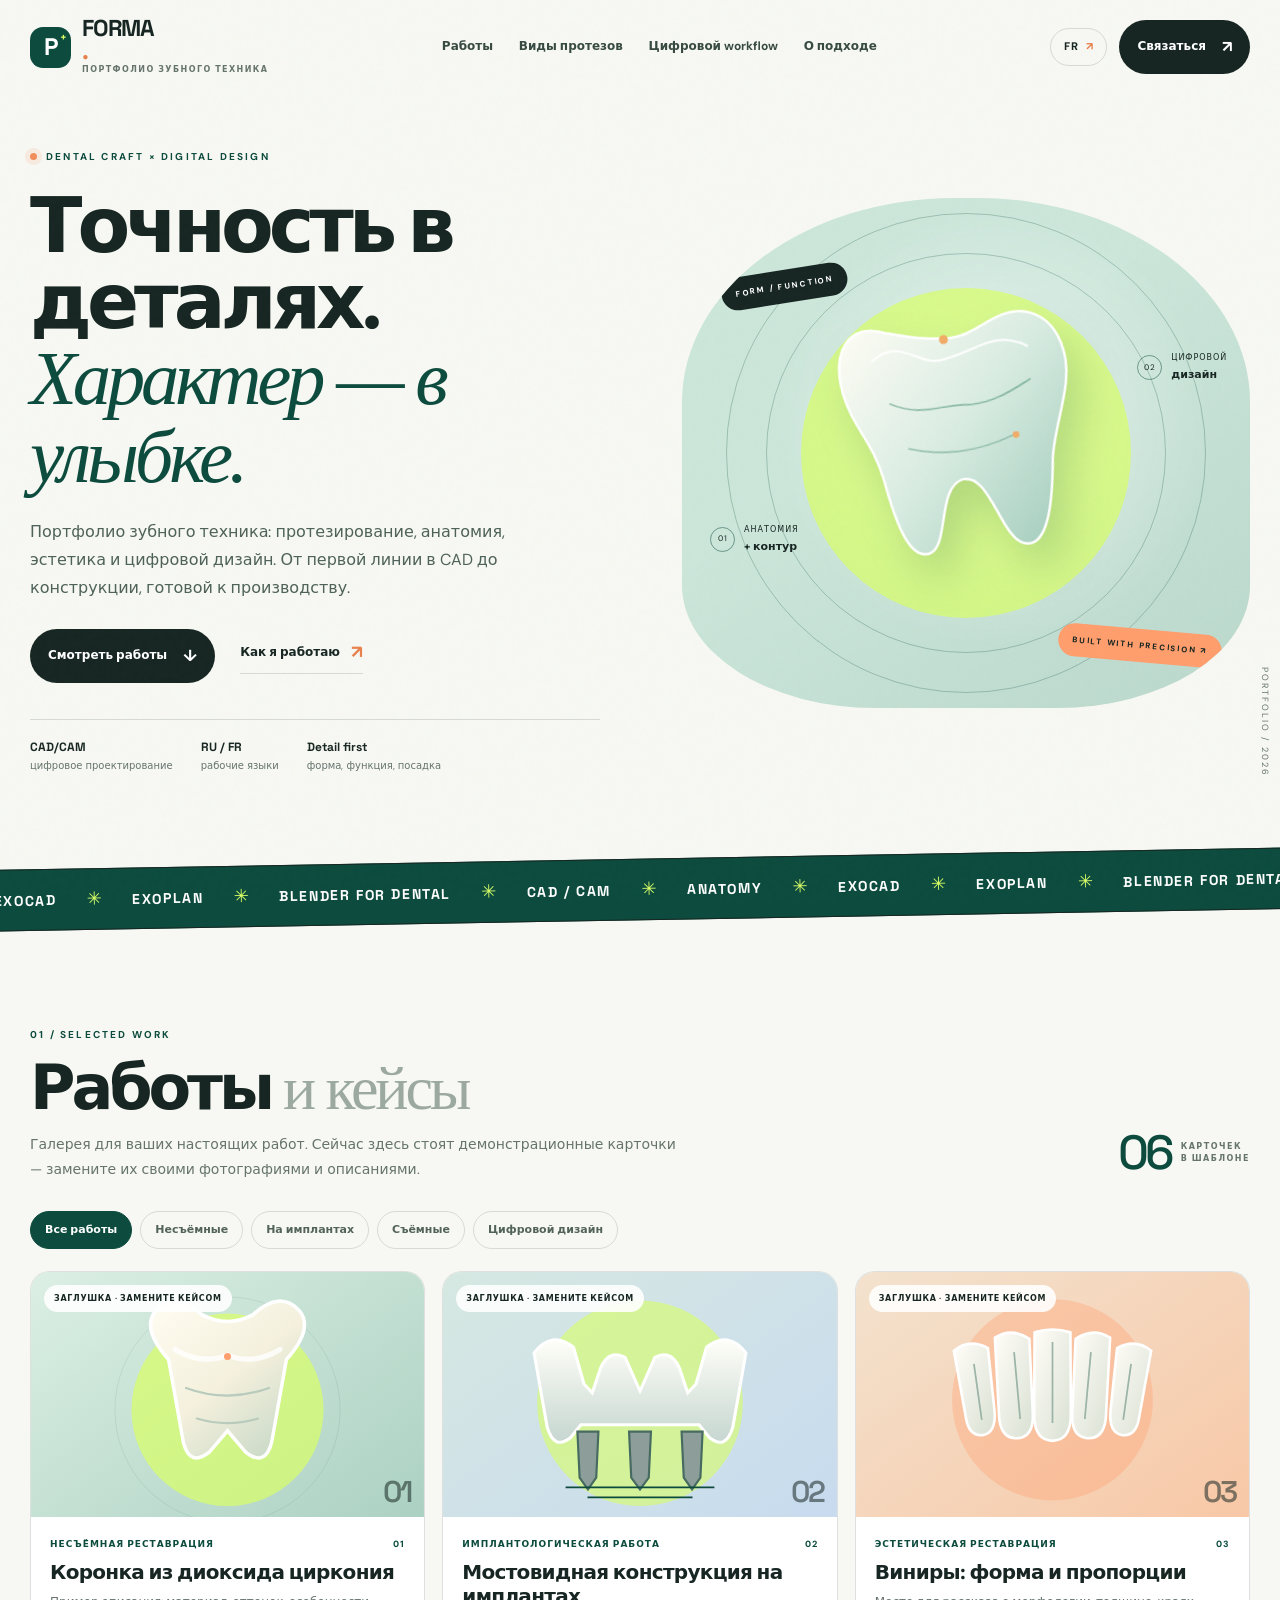
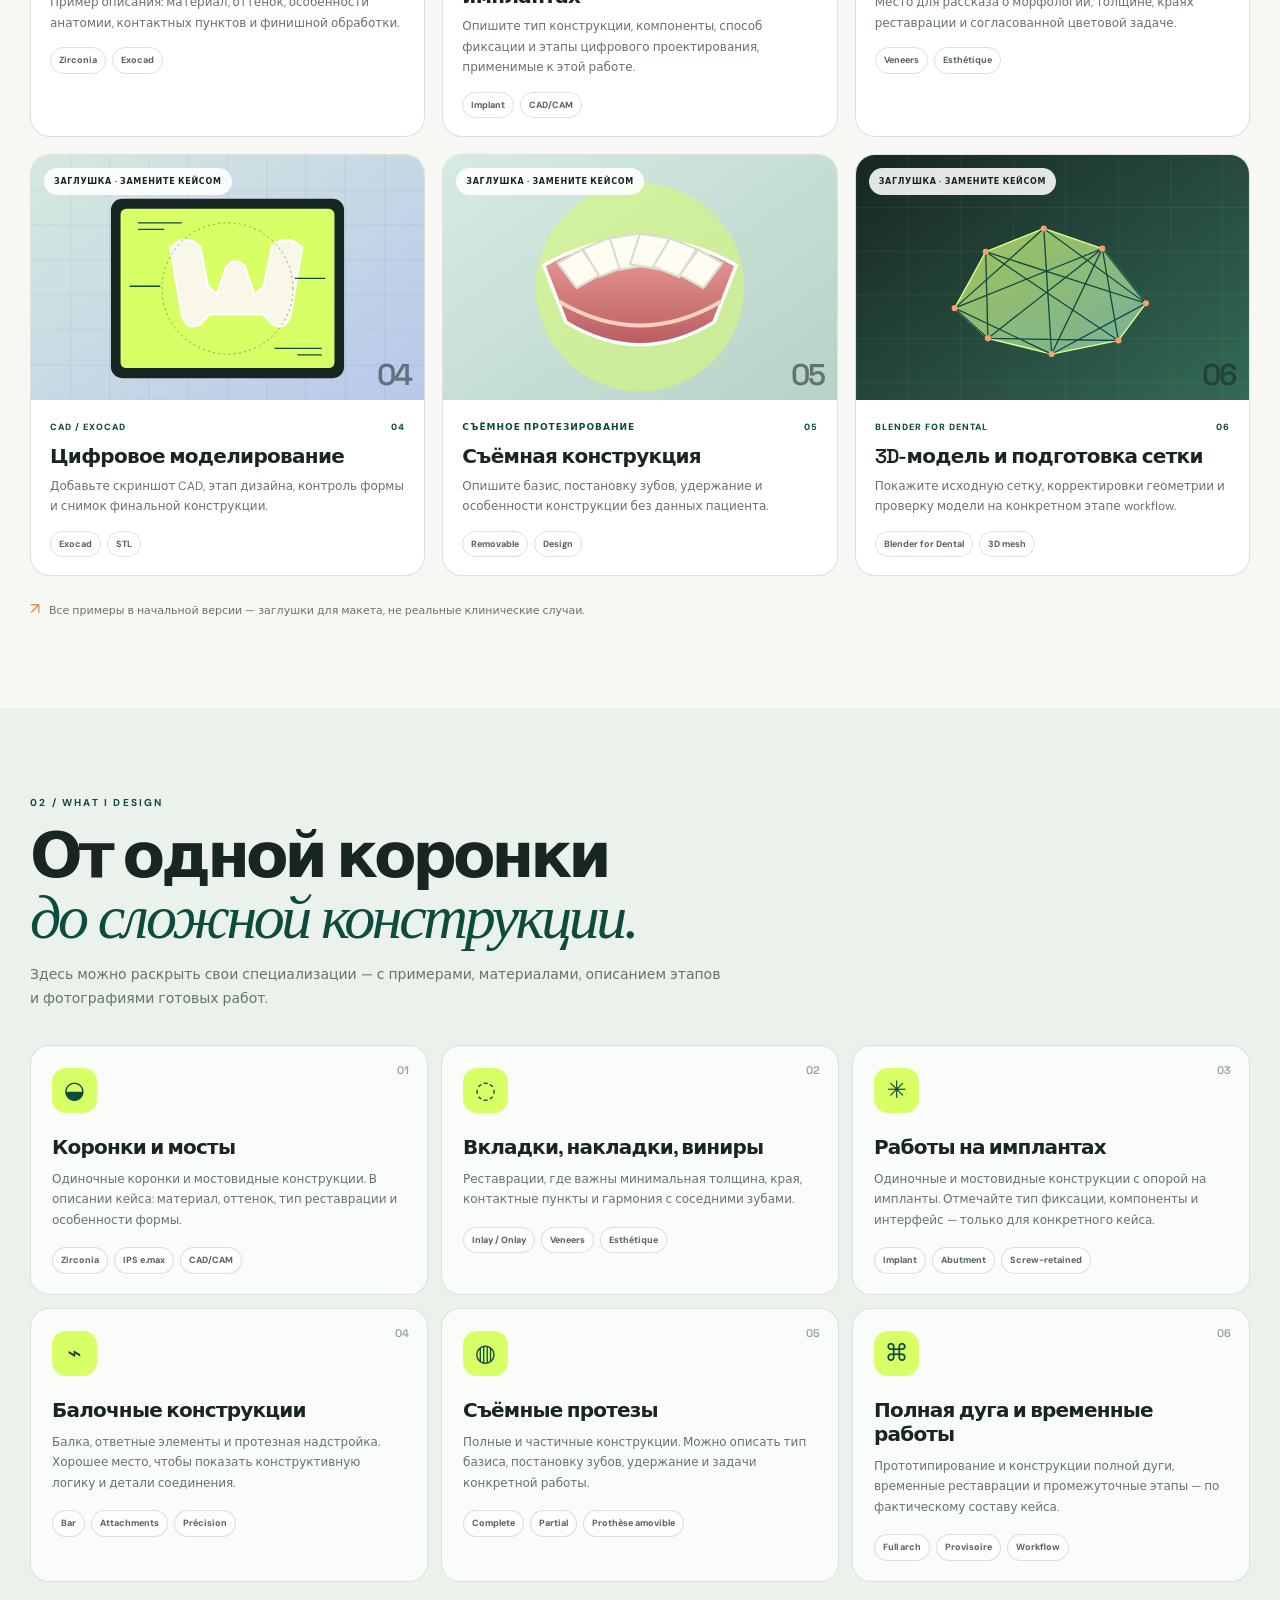
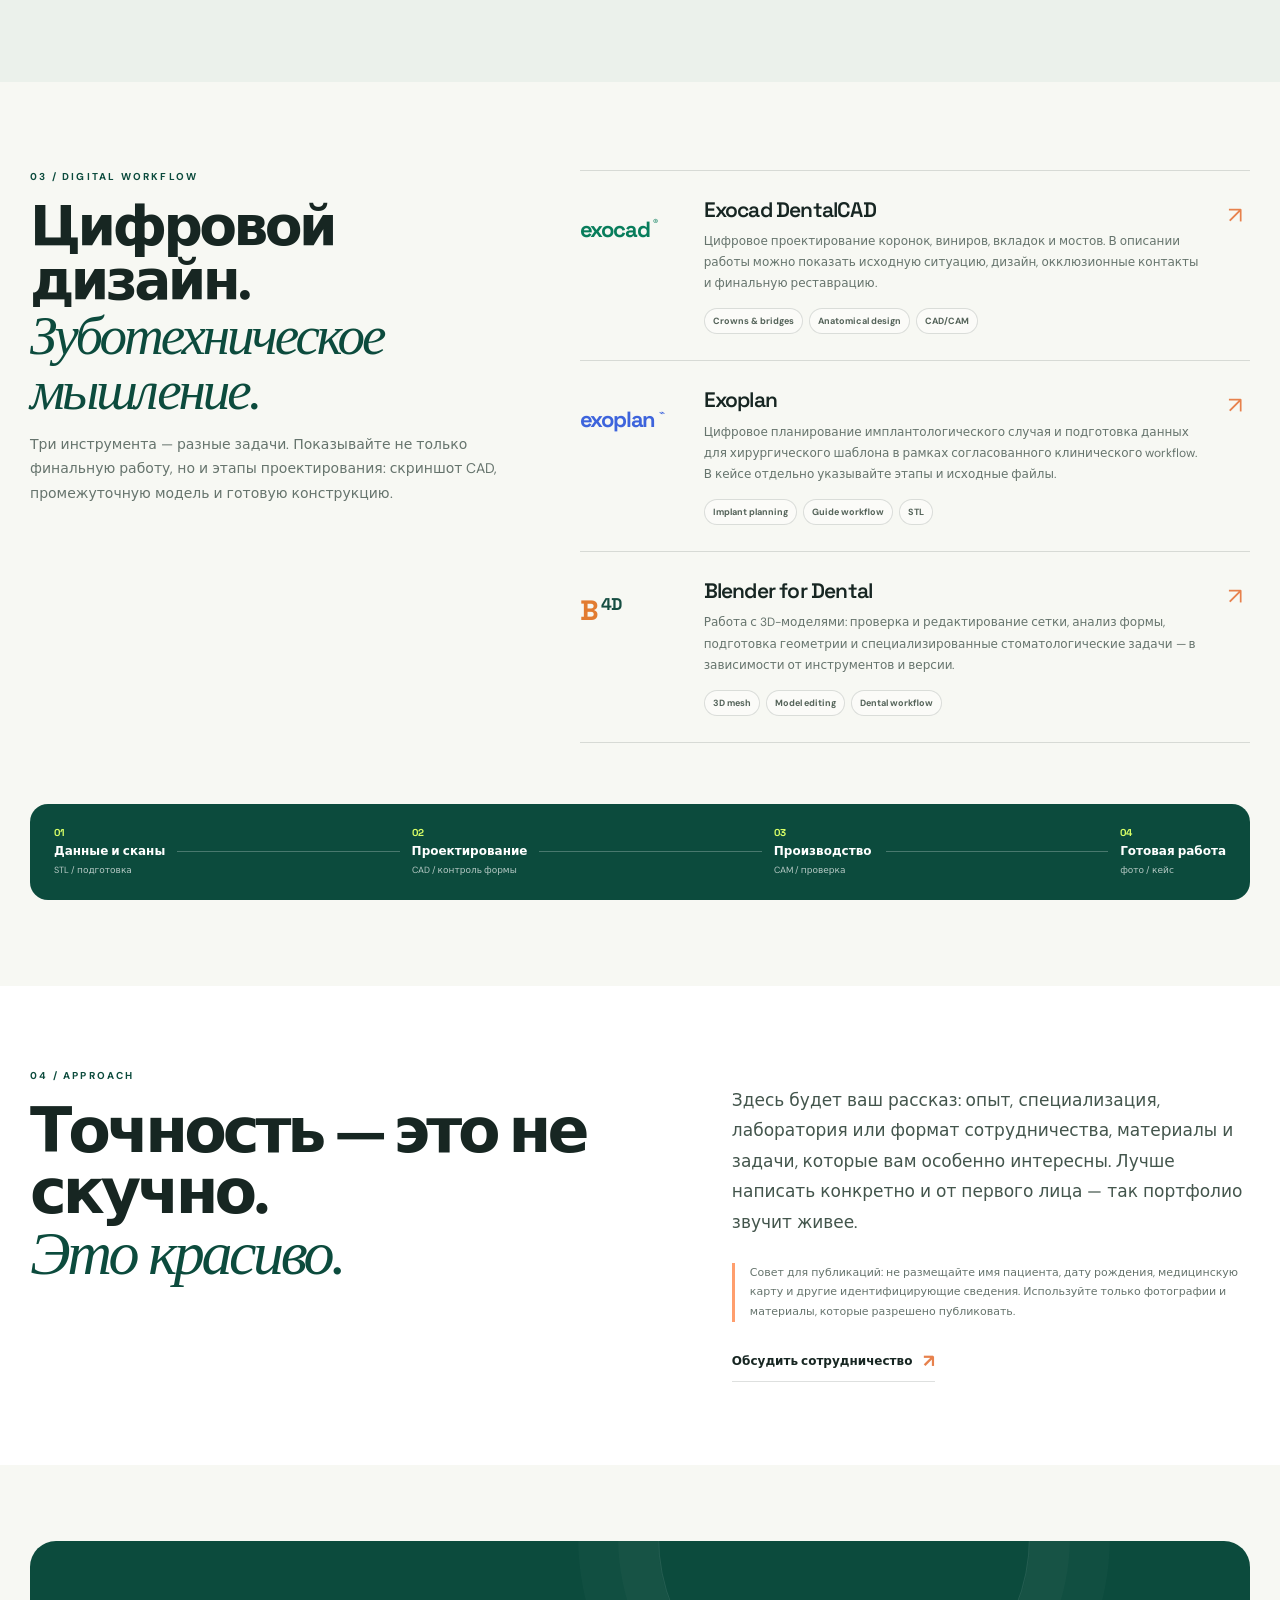
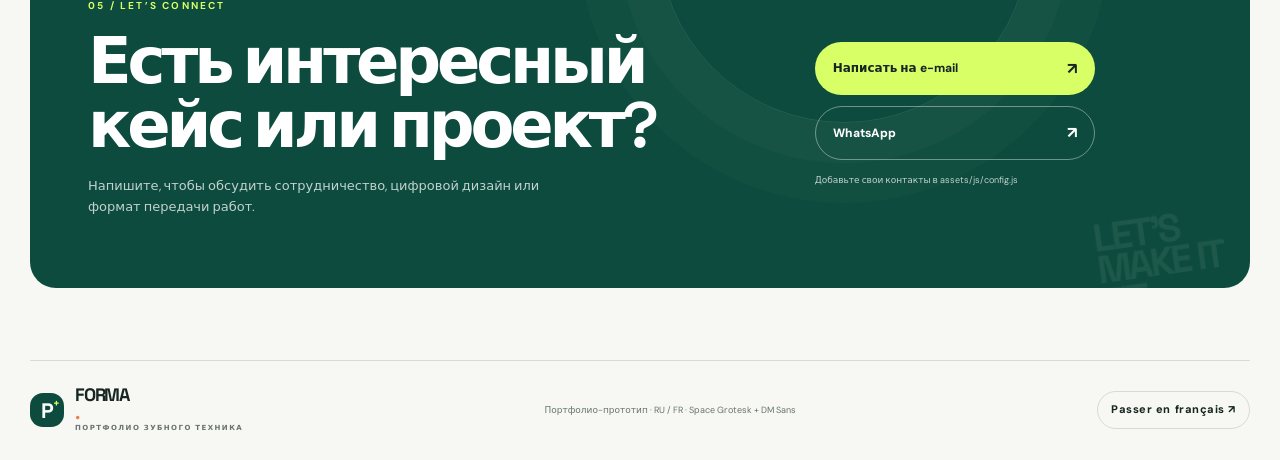
<file: index.html>
<!doctype html>
<html lang="ru">
<head>
  <meta charset="utf-8">
  <meta name="viewport" content="width=device-width, initial-scale=1">
  <meta name="theme-color" content="#e8f2ed">
  <link rel="icon" href="favicon.svg" type="image/svg+xml">
  <title>Портфолио зубного техника — протезы и цифровое моделирование</title>
  <meta name="description" content="Портфолио зубного техника: коронки, мосты, конструкции на имплантах, съёмные протезы и цифровое моделирование в Exocad, Exoplan и Blender for Dental.">
  <meta property="og:type" content="website">
  <meta property="og:title" content="Портфолио зубного техника — цифровая стоматология">
  <meta property="og:description" content="Примеры зубных протезов и цифровых работ. Exocad · Exoplan · Blender for Dental.">
  <link rel="preconnect" href="https://fonts.googleapis.com">
  <link rel="preconnect" href="https://fonts.gstatic.com" crossorigin>
  <link href="https://fonts.googleapis.com/css2?family=DM+Sans:wght@400;500;600;700&family=Space+Grotesk:wght@400;500;600;700&display=swap" rel="stylesheet">
  <link rel="stylesheet" href="assets/css/style.css">
  <script defer src="assets/js/config.js"></script>
  <script defer src="assets/js/works.js"></script>
  <script defer src="assets/js/site.js"></script>
  <script type="application/ld+json">
  {"@context":"https://schema.org","@type":"Person","name":"Prothésiste dentaire / Зубной техник","jobTitle":"Зубной техник / Prothésiste dentaire","knowsAbout":["Dental prosthetics","Exocad DentalCAD","Exoplan","Blender for Dental","CAD/CAM"]}
  </script>
</head>
<body data-lang="ru">
  <div class="grain" aria-hidden="true"></div>
  <header class="site-header wrap">
    <a class="wordmark" href="./" aria-label="На главную"><span class="mark">P<span>+</span></span><span>FORMA<span class="wordmark-dot">.</span><small>ПОРТФОЛИО ЗУБНОГО ТЕХНИКА</small></span></a>
    <nav class="main-nav" aria-label="Главная навигация">
      <a href="#works">Работы</a><a href="#prostheses">Виды протезов</a><a href="#digital">Цифровой workflow</a><a href="#about">О подходе</a>
    </nav>
    <div class="header-actions"><a class="lang-switch" href="fr/" lang="fr">FR <span>↗</span></a><a class="button button-dark header-contact" href="#contact">Связаться <span>↗</span></a><button class="menu-toggle" aria-label="Открыть меню" aria-expanded="false">☰</button></div>
  </header>

  <main>
    <section class="hero wrap">
      <div class="hero-copy">
        <div class="eyebrow"><span class="status-dot"></span> DENTAL CRAFT × DIGITAL DESIGN</div>
        <h1>Точность в деталях.<br><em>Характер — в улыбке.</em></h1>
        <p class="hero-lede">Портфолио зубного техника: протезирование, анатомия, эстетика и цифровой дизайн. От первой линии в CAD до конструкции, готовой к производству.</p>
        <div class="hero-buttons"><a class="button button-dark" href="#works">Смотреть работы <span>↓</span></a><a class="text-link" href="#digital">Как я работаю <span>↗</span></a></div>
        <div class="hero-stats"><div><strong>CAD/CAM</strong><span>цифровое проектирование</span></div><div><strong>RU / FR</strong><span>рабочие языки</span></div><div><strong>Detail first</strong><span>форма, функция, посадка</span></div></div>
      </div>
      <div class="hero-art" aria-label="Абстрактная визуализация цифрового моделирования зубной конструкции">
        <div class="art-sticker sticker-top">FORM / FUNCTION</div><div class="art-circle"></div><div class="art-ring ring-one"></div><div class="art-ring ring-two"></div>
        <div class="tooth-figure"><svg viewBox="0 0 250 300" role="img" aria-label="Схематичная модель зубной коронки"><defs><linearGradient id="tooth" x1="0" x2="1" y1="0" y2="1"><stop offset="0" stop-color="#fffdf5"/><stop offset=".48" stop-color="#d9ece2"/><stop offset="1" stop-color="#9ecab9"/></linearGradient></defs><path d="M66 38 C35 24 16 49 22 87 C27 118 43 132 49 168 C54 202 62 243 82 238 C100 233 95 180 119 176 C143 173 147 232 166 239 C187 247 196 207 201 167 C207 133 228 103 222 71 C216 38 191 26 163 37 C147 43 136 51 117 49 C98 48 84 43 66 38 Z" fill="url(#tooth)" stroke="#fff" stroke-width="2.2"/><path d="M51 62 C77 42 91 70 112 68 C143 65 163 46 191 65" fill="none" stroke="#ffffff" stroke-opacity=".9" stroke-width="2"/><path d="M62 101 C88 116 105 108 127 110 C153 113 173 102 190 94" fill="none" stroke="#6aa58c" stroke-opacity=".7" stroke-width="1.5"/><path d="M74 143 Q119 159 169 142" fill="none" stroke="#6aa58c" stroke-opacity=".55" stroke-width="1.5"/><circle cx="117" cy="50" r="4" fill="#f0ac67"/><circle cx="171" cy="142" r="3" fill="#f0ac67"/></svg></div>
        <div class="art-label label-left"><span class="label-index">01</span><span>АНАТОМИЯ<br><b>+ контур</b></span></div><div class="art-label label-right"><span class="label-index">02</span><span>ЦИФРОВОЙ<br><b>дизайн</b></span></div>
        <div class="art-sticker sticker-bottom">BUILT WITH PRECISION ↗</div>
      </div>
      <div class="hero-side-note">PORTFOLIO / 2026</div>
    </section>

    <section class="ticker" aria-label="Технологии"><div class="ticker-track"><span>EXOCAD</span><i>✳</i><span>EXOPLAN</span><i>✳</i><span>BLENDER FOR DENTAL</span><i>✳</i><span>CAD / CAM</span><i>✳</i><span>ANATOMY</span><i>✳</i><span>EXOCAD</span><i>✳</i><span>EXOPLAN</span><i>✳</i><span>BLENDER FOR DENTAL</span><i>✳</i><span>CAD / CAM</span><i>✳</i><span>ANATOMY</span><i>✳</i></div></section>

    <section id="works" class="section wrap">
      <div class="section-top"><div><div class="eyebrow">01 / SELECTED WORK</div><h2>Работы <span class="heading-light">и кейсы</span></h2><p class="section-intro">Галерея для ваших настоящих работ. Сейчас здесь стоят демонстрационные карточки — замените их своими фотографиями и описаниями.</p></div><div class="section-counter"><strong id="works-count">06</strong><span>КАРТОЧЕК<br>В ШАБЛОНЕ</span></div></div>
      <div class="filters" role="group" aria-label="Фильтр работ"><button class="filter is-active" data-filter="all">Все работы</button><button class="filter" data-filter="fixed">Несъёмные</button><button class="filter" data-filter="implant">На имплантах</button><button class="filter" data-filter="removable">Съёмные</button><button class="filter" data-filter="digital">Цифровой дизайн</button></div>
      <div class="works-grid" id="works-grid" aria-live="polite"></div>
      <p class="gallery-note"><span>↗</span> Все примеры в начальной версии — заглушки для макета, не реальные клинические случаи.</p>
    </section>

    <section id="prostheses" class="prostheses-section">
      <div class="wrap section">
        <div class="eyebrow">02 / WHAT I DESIGN</div><h2>От одной коронки<br><em>до сложной конструкции.</em></h2><p class="section-intro wide">Здесь можно раскрыть свои специализации — с примерами, материалами, описанием этапов и фотографиями готовых работ.</p>
        <div class="prostheses-grid">
          <article class="prosthesis-card"><div class="prosthesis-num">01</div><div class="prosthesis-icon">◒</div><h3>Коронки и мосты</h3><p>Одиночные коронки и мостовидные конструкции. В описании кейса: материал, оттенок, тип реставрации и особенности формы.</p><div class="tag-row"><span>Zirconia</span><span>IPS e.max</span><span>CAD/CAM</span></div></article>
          <article class="prosthesis-card"><div class="prosthesis-num">02</div><div class="prosthesis-icon">◌</div><h3>Вкладки, накладки, виниры</h3><p>Реставрации, где важны минимальная толщина, края, контактные пункты и гармония с соседними зубами.</p><div class="tag-row"><span>Inlay / Onlay</span><span>Veneers</span><span>Esthétique</span></div></article>
          <article class="prosthesis-card"><div class="prosthesis-num">03</div><div class="prosthesis-icon">✳</div><h3>Работы на имплантах</h3><p>Одиночные и мостовидные конструкции с опорой на импланты. Отмечайте тип фиксации, компоненты и интерфейс — только для конкретного кейса.</p><div class="tag-row"><span>Implant</span><span>Abutment</span><span>Screw-retained</span></div></article>
          <article class="prosthesis-card"><div class="prosthesis-num">04</div><div class="prosthesis-icon">⌁</div><h3>Балочные конструкции</h3><p>Балка, ответные элементы и протезная надстройка. Хорошее место, чтобы показать конструктивную логику и детали соединения.</p><div class="tag-row"><span>Bar</span><span>Attachments</span><span>Précision</span></div></article>
          <article class="prosthesis-card"><div class="prosthesis-num">05</div><div class="prosthesis-icon">◍</div><h3>Съёмные протезы</h3><p>Полные и частичные конструкции. Можно описать тип базиса, постановку зубов, удержание и задачи конкретной работы.</p><div class="tag-row"><span>Complete</span><span>Partial</span><span>Prothèse amovible</span></div></article>
          <article class="prosthesis-card"><div class="prosthesis-num">06</div><div class="prosthesis-icon">⌘</div><h3>Полная дуга и временные работы</h3><p>Прототипирование и конструкции полной дуги, временные реставрации и промежуточные этапы — по фактическому составу кейса.</p><div class="tag-row"><span>Full arch</span><span>Provisoire</span><span>Workflow</span></div></article>
        </div>
      </div>
    </section>

    <section id="digital" class="section wrap digital-section">
      <div class="digital-heading"><div class="eyebrow">03 / DIGITAL WORKFLOW</div><h2>Цифровой дизайн.<br><em>Зуботехническое мышление.</em></h2><p class="section-intro">Три инструмента — разные задачи. Показывайте не только финальную работу, но и этапы проектирования: скриншот CAD, промежуточную модель и готовую конструкцию.</p></div>
      <div class="software-list">
        <article class="software-row"><div class="software-logo exocad">exocad<span>®</span></div><div class="software-main"><h3>Exocad DentalCAD</h3><p>Цифровое проектирование коронок, виниров, вкладок и мостов. В описании работы можно показать исходную ситуацию, дизайн, окклюзионные контакты и финальную реставрацию.</p><div class="tag-row"><span>Crowns & bridges</span><span>Anatomical design</span><span>CAD/CAM</span></div></div><div class="software-arrow">↗</div></article>
        <article class="software-row"><div class="software-logo exoplan">exoplan<span>⌁</span></div><div class="software-main"><h3>Exoplan</h3><p>Цифровое планирование имплантологического случая и подготовка данных для хирургического шаблона в рамках согласованного клинического workflow. В кейсе отдельно указывайте этапы и исходные файлы.</p><div class="tag-row"><span>Implant planning</span><span>Guide workflow</span><span>STL</span></div></div><div class="software-arrow">↗</div></article>
        <article class="software-row"><div class="software-logo blender">B<span>4D</span></div><div class="software-main"><h3>Blender for Dental</h3><p>Работа с 3D-моделями: проверка и редактирование сетки, анализ формы, подготовка геометрии и специализированные стоматологические задачи — в зависимости от инструментов и версии.</p><div class="tag-row"><span>3D mesh</span><span>Model editing</span><span>Dental workflow</span></div></div><div class="software-arrow">↗</div></article>
      </div>
      <div class="workflow-strip"><div><span>01</span><b>Данные и сканы</b><small>STL / подготовка</small></div><span class="workflow-line"></span><div><span>02</span><b>Проектирование</b><small>CAD / контроль формы</small></div><span class="workflow-line"></span><div><span>03</span><b>Производство</b><small>CAM / проверка</small></div><span class="workflow-line"></span><div><span>04</span><b>Готовая работа</b><small>фото / кейс</small></div></div>
    </section>

    <section id="about" class="about-section"><div class="wrap about-layout"><div><div class="eyebrow">04 / APPROACH</div><h2>Точность — это не скучно.<br><em>Это красиво.</em></h2></div><div class="about-copy"><p>Здесь будет ваш рассказ: опыт, специализация, лаборатория или формат сотрудничества, материалы и задачи, которые вам особенно интересны. Лучше написать конкретно и от первого лица — так портфолио звучит живее.</p><p class="small-note">Совет для публикаций: не размещайте имя пациента, дату рождения, медицинскую карту и другие идентифицирующие сведения. Используйте только фотографии и материалы, которые разрешено публиковать.</p><a class="text-link" href="#contact">Обсудить сотрудничество <span>↗</span></a></div></div></section>

    <section id="contact" class="contact-section wrap"><div class="contact-card"><div class="contact-left"><div class="eyebrow">05 / LET’S CONNECT</div><h2>Есть интересный<br>кейс или проект?</h2><p>Напишите, чтобы обсудить сотрудничество, цифровой дизайн или формат передачи работ.</p></div><div class="contact-right"><a class="button button-light contact-email" href="#" data-contact="email">Написать на e-mail <span>↗</span></a><a class="button button-outline-light contact-whatsapp" href="#" data-contact="whatsapp">WhatsApp <span>↗</span></a><p class="contact-hint" id="contact-hint">Добавьте свои контакты в assets/js/config.js</p></div><div class="contact-scribble" aria-hidden="true">LET’S<br>MAKE IT<br>FIT<span>✳</span></div></div></section>
  </main>
  <footer class="wrap footer"><a class="wordmark" href="./"><span class="mark">P<span>+</span></span><span>FORMA<span class="wordmark-dot">.</span><small>ПОРТФОЛИО ЗУБНОГО ТЕХНИКА</small></span></a><p>Портфолио-прототип · RU / FR · Space Grotesk + DM Sans</p><a class="lang-switch" href="fr/" lang="fr">Passer en français ↗</a></footer>
</body>
</html>
</file>
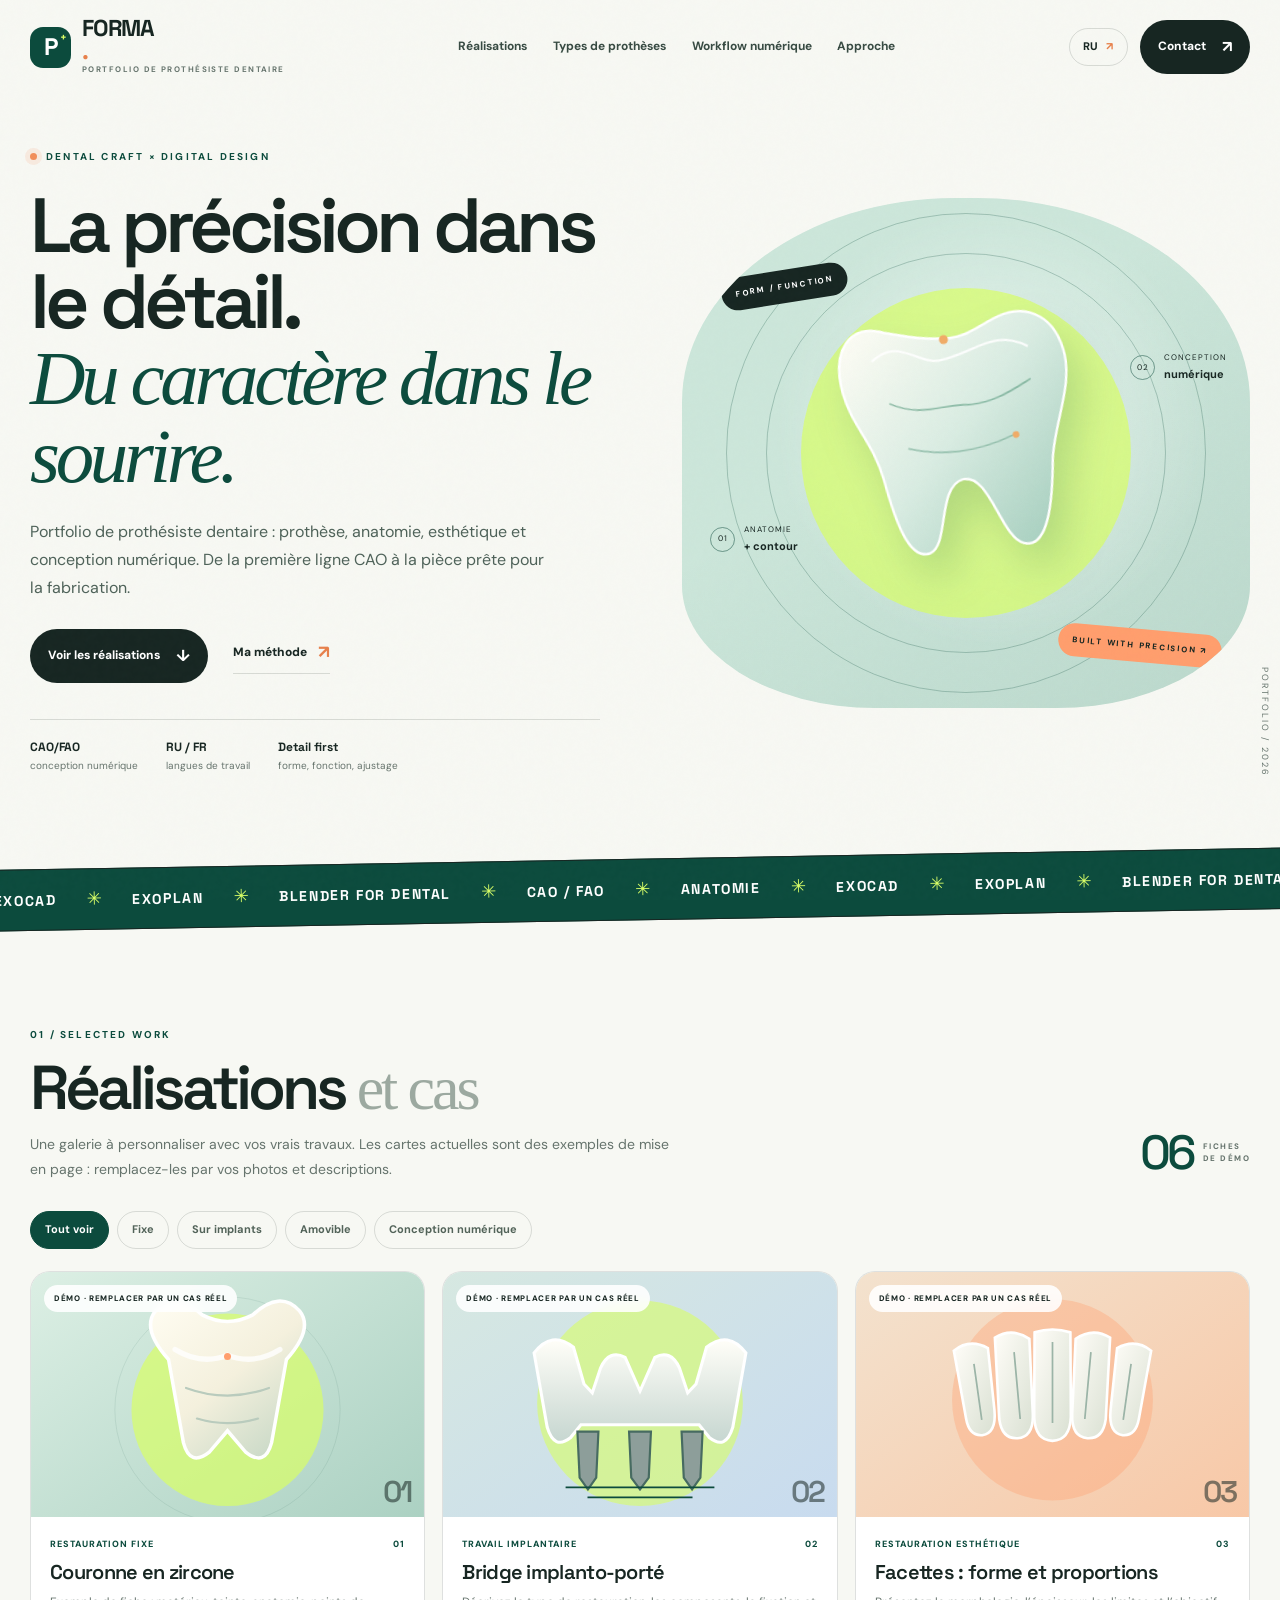
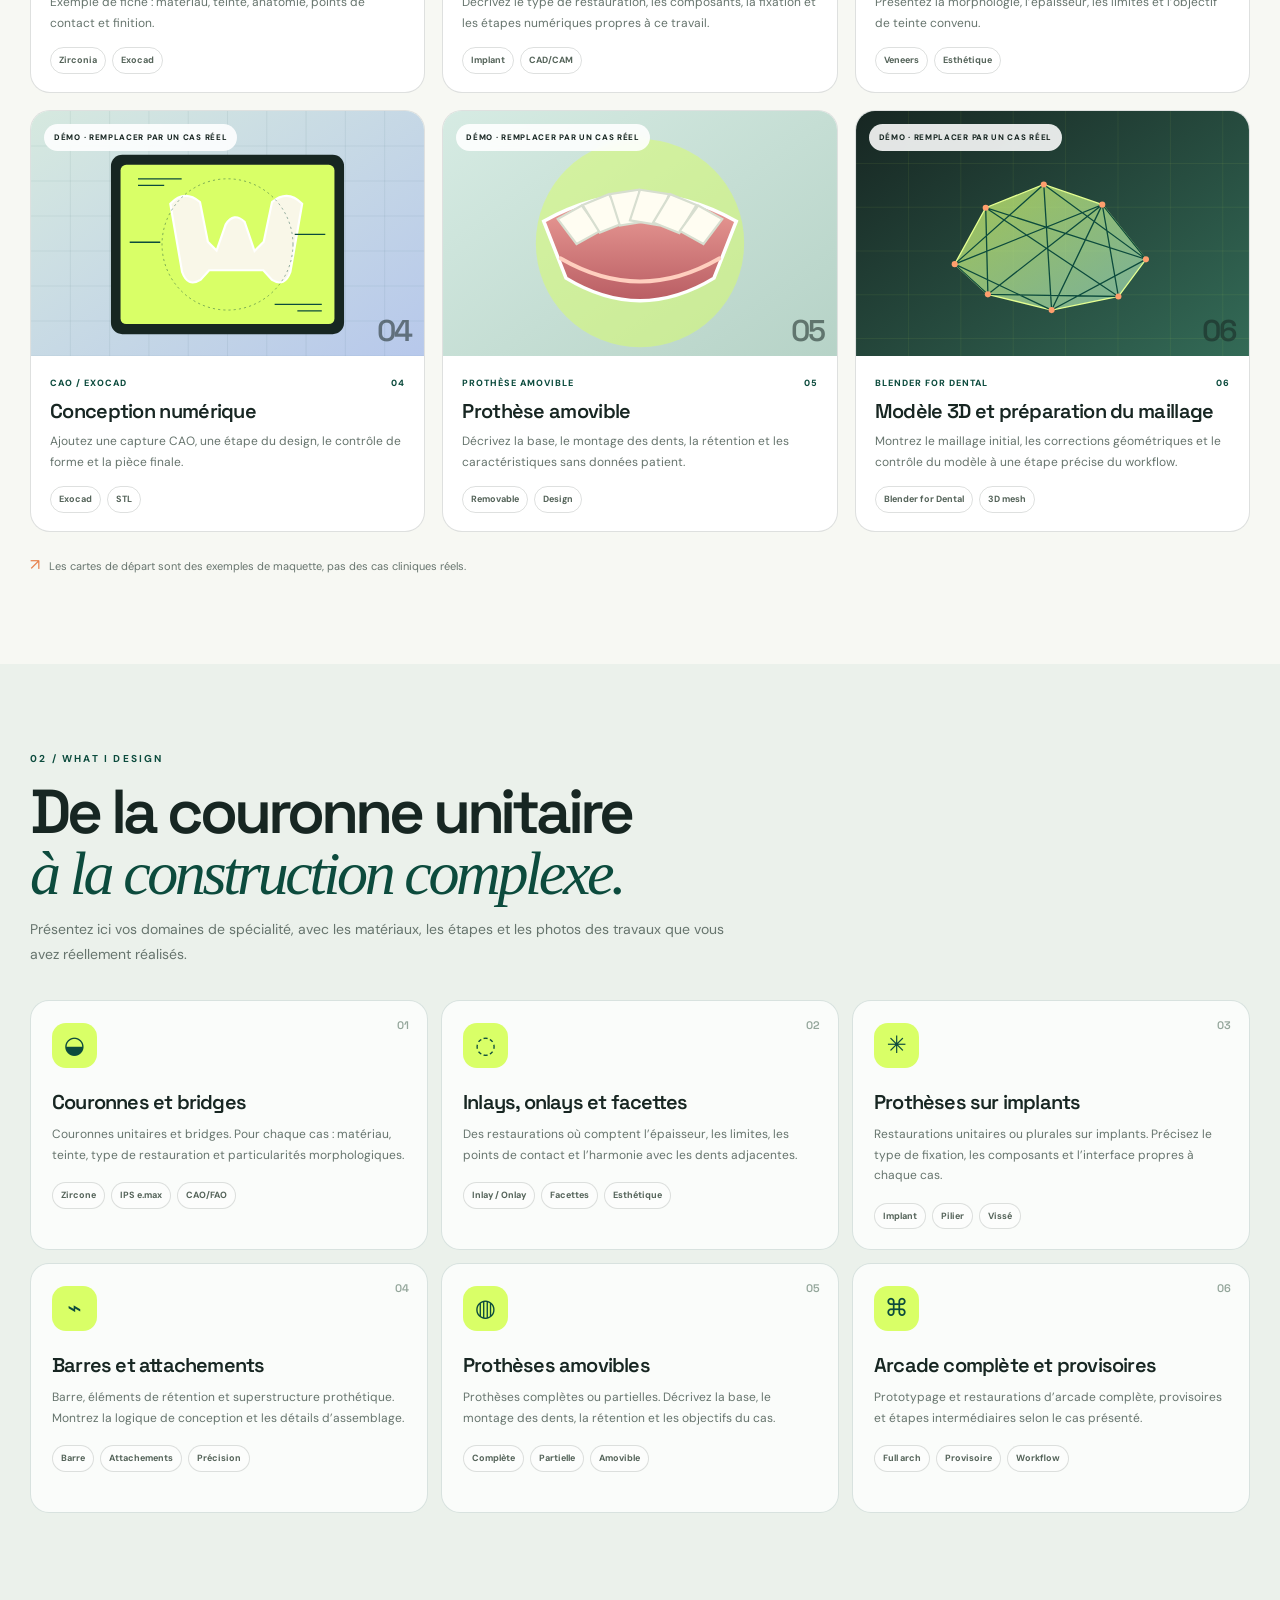
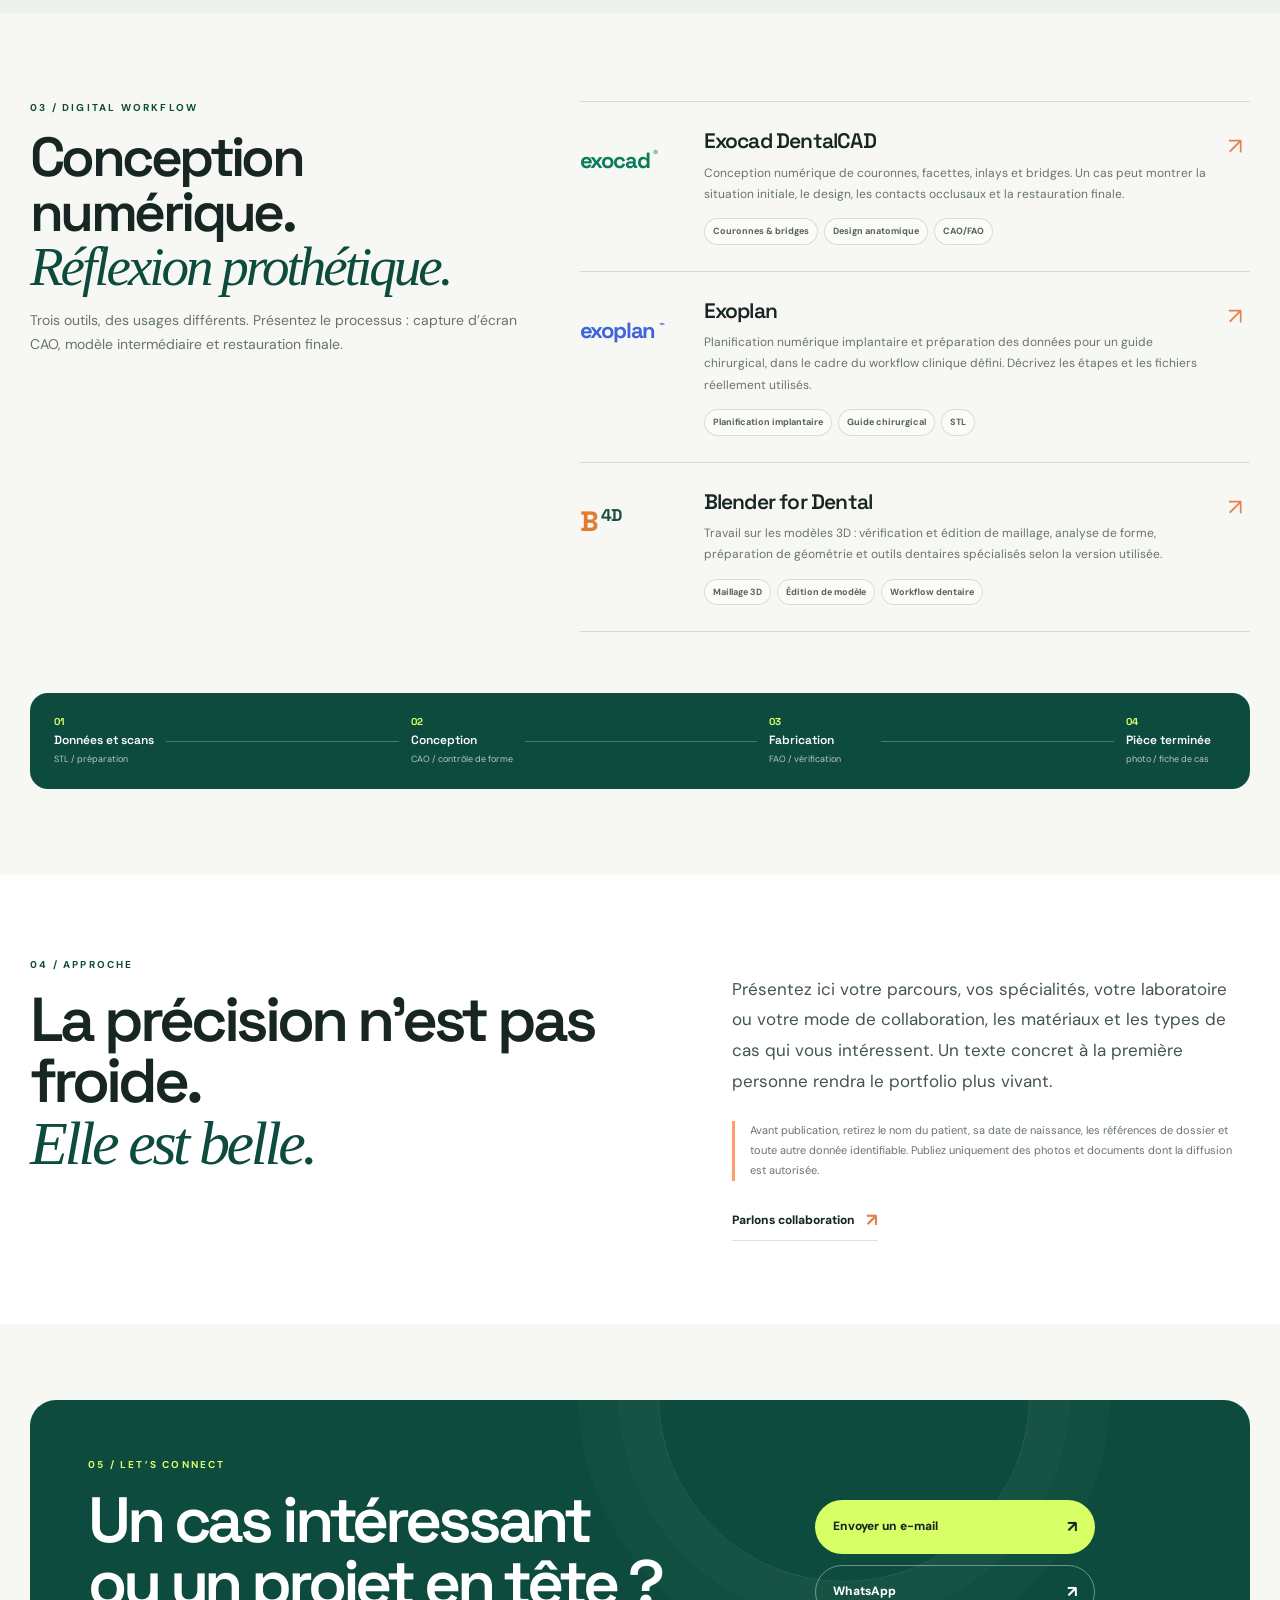
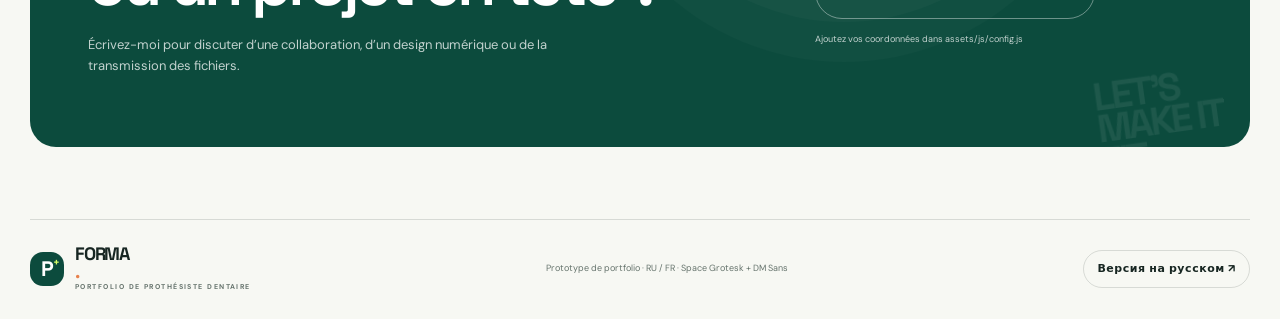
<file: fr/index.html>
<!doctype html>
<html lang="fr">
<head>
  <meta charset="utf-8">
  <meta name="viewport" content="width=device-width, initial-scale=1">
  <meta name="theme-color" content="#e8f2ed">
  <link rel="icon" href="../favicon.svg" type="image/svg+xml">
  <title>Portfolio de prothésiste dentaire — Prothèses et conception numérique</title>
  <meta name="description" content="Portfolio de prothèse dentaire : couronnes, bridges, travaux sur implants, prothèses amovibles et conception numérique avec Exocad, Exoplan et Blender for Dental.">
  <meta property="og:type" content="website">
  <meta property="og:title" content="Portfolio de prothésiste dentaire — conception numérique">
  <meta property="og:description" content="Travaux de prothèse dentaire et conception numérique. Exocad · Exoplan · Blender for Dental.">
  <link rel="preconnect" href="https://fonts.googleapis.com"><link rel="preconnect" href="https://fonts.gstatic.com" crossorigin>
  <link href="https://fonts.googleapis.com/css2?family=DM+Sans:wght@400;500;600;700&family=Space+Grotesk:wght@400;500;600;700&display=swap" rel="stylesheet">
  <link rel="stylesheet" href="../assets/css/style.css">
  <script defer src="../assets/js/config.js"></script><script defer src="../assets/js/works.js"></script><script defer src="../assets/js/site.js"></script>
  <script type="application/ld+json">{"@context":"https://schema.org","@type":"Person","name":"Prothésiste dentaire","jobTitle":"Prothésiste dentaire","knowsAbout":["Prothèse dentaire","Exocad DentalCAD","Exoplan","Blender for Dental","CAD/CAM"]}</script>
</head>
<body data-lang="fr">
  <div class="grain" aria-hidden="true"></div>
  <header class="site-header wrap">
    <a class="wordmark" href="./" aria-label="Accueil"><span class="mark">P<span>+</span></span><span>FORMA<span class="wordmark-dot">.</span><small>PORTFOLIO DE PROTHÉSISTE DENTAIRE</small></span></a>
    <nav class="main-nav" aria-label="Navigation principale"><a href="#works">Réalisations</a><a href="#prostheses">Types de prothèses</a><a href="#digital">Workflow numérique</a><a href="#about">Approche</a></nav>
    <div class="header-actions"><a class="lang-switch" href="../" lang="ru">RU <span>↗</span></a><a class="button button-dark header-contact" href="#contact">Contact <span>↗</span></a><button class="menu-toggle" aria-label="Ouvrir le menu" aria-expanded="false">☰</button></div>
  </header>
  <main>
    <section class="hero wrap">
      <div class="hero-copy"><div class="eyebrow"><span class="status-dot"></span> DENTAL CRAFT × DIGITAL DESIGN</div><h1>La précision dans le détail.<br><em>Du caractère dans le sourire.</em></h1><p class="hero-lede">Portfolio de prothésiste dentaire : prothèse, anatomie, esthétique et conception numérique. De la première ligne CAO à la pièce prête pour la fabrication.</p><div class="hero-buttons"><a class="button button-dark" href="#works">Voir les réalisations <span>↓</span></a><a class="text-link" href="#digital">Ma méthode <span>↗</span></a></div><div class="hero-stats"><div><strong>CAO/FAO</strong><span>conception numérique</span></div><div><strong>RU / FR</strong><span>langues de travail</span></div><div><strong>Detail first</strong><span>forme, fonction, ajustage</span></div></div></div>
      <div class="hero-art" aria-label="Illustration abstraite de conception numérique dentaire"><div class="art-sticker sticker-top">FORM / FUNCTION</div><div class="art-circle"></div><div class="art-ring ring-one"></div><div class="art-ring ring-two"></div><div class="tooth-figure"><svg viewBox="0 0 250 300" role="img" aria-label="Modèle schématique d'une couronne dentaire"><defs><linearGradient id="tooth" x1="0" x2="1" y1="0" y2="1"><stop offset="0" stop-color="#fffdf5"/><stop offset=".48" stop-color="#d9ece2"/><stop offset="1" stop-color="#9ecab9"/></linearGradient></defs><path d="M66 38 C35 24 16 49 22 87 C27 118 43 132 49 168 C54 202 62 243 82 238 C100 233 95 180 119 176 C143 173 147 232 166 239 C187 247 196 207 201 167 C207 133 228 103 222 71 C216 38 191 26 163 37 C147 43 136 51 117 49 C98 48 84 43 66 38 Z" fill="url(#tooth)" stroke="#fff" stroke-width="2.2"/><path d="M51 62 C77 42 91 70 112 68 C143 65 163 46 191 65" fill="none" stroke="#ffffff" stroke-opacity=".9" stroke-width="2"/><path d="M62 101 C88 116 105 108 127 110 C153 113 173 102 190 94" fill="none" stroke="#6aa58c" stroke-opacity=".7" stroke-width="1.5"/><path d="M74 143 Q119 159 169 142" fill="none" stroke="#6aa58c" stroke-opacity=".55" stroke-width="1.5"/><circle cx="117" cy="50" r="4" fill="#f0ac67"/><circle cx="171" cy="142" r="3" fill="#f0ac67"/></svg></div><div class="art-label label-left"><span class="label-index">01</span><span>ANATOMIE<br><b>+ contour</b></span></div><div class="art-label label-right"><span class="label-index">02</span><span>CONCEPTION<br><b>numérique</b></span></div><div class="art-sticker sticker-bottom">BUILT WITH PRECISION ↗</div></div><div class="hero-side-note">PORTFOLIO / 2026</div>
    </section>
    <section class="ticker" aria-label="Technologies"><div class="ticker-track"><span>EXOCAD</span><i>✳</i><span>EXOPLAN</span><i>✳</i><span>BLENDER FOR DENTAL</span><i>✳</i><span>CAO / FAO</span><i>✳</i><span>ANATOMIE</span><i>✳</i><span>EXOCAD</span><i>✳</i><span>EXOPLAN</span><i>✳</i><span>BLENDER FOR DENTAL</span><i>✳</i><span>CAO / FAO</span><i>✳</i><span>ANATOMIE</span><i>✳</i></div></section>
    <section id="works" class="section wrap"><div class="section-top"><div><div class="eyebrow">01 / SELECTED WORK</div><h2>Réalisations <span class="heading-light">et cas</span></h2><p class="section-intro">Une galerie à personnaliser avec vos vrais travaux. Les cartes actuelles sont des exemples de mise en page : remplacez-les par vos photos et descriptions.</p></div><div class="section-counter"><strong id="works-count">06</strong><span>FICHES<br>DE DÉMO</span></div></div><div class="filters" role="group" aria-label="Filtrer les travaux"><button class="filter is-active" data-filter="all">Tout voir</button><button class="filter" data-filter="fixed">Fixe</button><button class="filter" data-filter="implant">Sur implants</button><button class="filter" data-filter="removable">Amovible</button><button class="filter" data-filter="digital">Conception numérique</button></div><div class="works-grid" id="works-grid" aria-live="polite"></div><p class="gallery-note"><span>↗</span> Les cartes de départ sont des exemples de maquette, pas des cas cliniques réels.</p></section>
    <section id="prostheses" class="prostheses-section"><div class="wrap section"><div class="eyebrow">02 / WHAT I DESIGN</div><h2>De la couronne unitaire<br><em>à la construction complexe.</em></h2><p class="section-intro wide">Présentez ici vos domaines de spécialité, avec les matériaux, les étapes et les photos des travaux que vous avez réellement réalisés.</p><div class="prostheses-grid">
      <article class="prosthesis-card"><div class="prosthesis-num">01</div><div class="prosthesis-icon">◒</div><h3>Couronnes et bridges</h3><p>Couronnes unitaires et bridges. Pour chaque cas : matériau, teinte, type de restauration et particularités morphologiques.</p><div class="tag-row"><span>Zircone</span><span>IPS e.max</span><span>CAO/FAO</span></div></article>
      <article class="prosthesis-card"><div class="prosthesis-num">02</div><div class="prosthesis-icon">◌</div><h3>Inlays, onlays et facettes</h3><p>Des restaurations où comptent l’épaisseur, les limites, les points de contact et l’harmonie avec les dents adjacentes.</p><div class="tag-row"><span>Inlay / Onlay</span><span>Facettes</span><span>Esthétique</span></div></article>
      <article class="prosthesis-card"><div class="prosthesis-num">03</div><div class="prosthesis-icon">✳</div><h3>Prothèses sur implants</h3><p>Restaurations unitaires ou plurales sur implants. Précisez le type de fixation, les composants et l’interface propres à chaque cas.</p><div class="tag-row"><span>Implant</span><span>Pilier</span><span>Vissé</span></div></article>
      <article class="prosthesis-card"><div class="prosthesis-num">04</div><div class="prosthesis-icon">⌁</div><h3>Barres et attachements</h3><p>Barre, éléments de rétention et superstructure prothétique. Montrez la logique de conception et les détails d’assemblage.</p><div class="tag-row"><span>Barre</span><span>Attachements</span><span>Précision</span></div></article>
      <article class="prosthesis-card"><div class="prosthesis-num">05</div><div class="prosthesis-icon">◍</div><h3>Prothèses amovibles</h3><p>Prothèses complètes ou partielles. Décrivez la base, le montage des dents, la rétention et les objectifs du cas.</p><div class="tag-row"><span>Complète</span><span>Partielle</span><span>Amovible</span></div></article>
      <article class="prosthesis-card"><div class="prosthesis-num">06</div><div class="prosthesis-icon">⌘</div><h3>Arcade complète et provisoires</h3><p>Prototypage et restaurations d’arcade complète, provisoires et étapes intermédiaires selon le cas présenté.</p><div class="tag-row"><span>Full arch</span><span>Provisoire</span><span>Workflow</span></div></article>
    </div></div></section>
    <section id="digital" class="section wrap digital-section"><div class="digital-heading"><div class="eyebrow">03 / DIGITAL WORKFLOW</div><h2>Conception numérique.<br><em>Réflexion prothétique.</em></h2><p class="section-intro">Trois outils, des usages différents. Présentez le processus : capture d’écran CAO, modèle intermédiaire et restauration finale.</p></div><div class="software-list">
      <article class="software-row"><div class="software-logo exocad">exocad<span>®</span></div><div class="software-main"><h3>Exocad DentalCAD</h3><p>Conception numérique de couronnes, facettes, inlays et bridges. Un cas peut montrer la situation initiale, le design, les contacts occlusaux et la restauration finale.</p><div class="tag-row"><span>Couronnes & bridges</span><span>Design anatomique</span><span>CAO/FAO</span></div></div><div class="software-arrow">↗</div></article>
      <article class="software-row"><div class="software-logo exoplan">exoplan<span>⌁</span></div><div class="software-main"><h3>Exoplan</h3><p>Planification numérique implantaire et préparation des données pour un guide chirurgical, dans le cadre du workflow clinique défini. Décrivez les étapes et les fichiers réellement utilisés.</p><div class="tag-row"><span>Planification implantaire</span><span>Guide chirurgical</span><span>STL</span></div></div><div class="software-arrow">↗</div></article>
      <article class="software-row"><div class="software-logo blender">B<span>4D</span></div><div class="software-main"><h3>Blender for Dental</h3><p>Travail sur les modèles 3D : vérification et édition de maillage, analyse de forme, préparation de géométrie et outils dentaires spécialisés selon la version utilisée.</p><div class="tag-row"><span>Maillage 3D</span><span>Édition de modèle</span><span>Workflow dentaire</span></div></div><div class="software-arrow">↗</div></article>
    </div><div class="workflow-strip"><div><span>01</span><b>Données et scans</b><small>STL / préparation</small></div><span class="workflow-line"></span><div><span>02</span><b>Conception</b><small>CAO / contrôle de forme</small></div><span class="workflow-line"></span><div><span>03</span><b>Fabrication</b><small>FAO / vérification</small></div><span class="workflow-line"></span><div><span>04</span><b>Pièce terminée</b><small>photo / fiche de cas</small></div></div></section>
    <section id="about" class="about-section"><div class="wrap about-layout"><div><div class="eyebrow">04 / APPROCHE</div><h2>La précision n’est pas froide.<br><em>Elle est belle.</em></h2></div><div class="about-copy"><p>Présentez ici votre parcours, vos spécialités, votre laboratoire ou votre mode de collaboration, les matériaux et les types de cas qui vous intéressent. Un texte concret à la première personne rendra le portfolio plus vivant.</p><p class="small-note">Avant publication, retirez le nom du patient, sa date de naissance, les références de dossier et toute autre donnée identifiable. Publiez uniquement des photos et documents dont la diffusion est autorisée.</p><a class="text-link" href="#contact">Parlons collaboration <span>↗</span></a></div></div></section>
    <section id="contact" class="contact-section wrap"><div class="contact-card"><div class="contact-left"><div class="eyebrow">05 / LET’S CONNECT</div><h2>Un cas intéressant<br>ou un projet en tête ?</h2><p>Écrivez-moi pour discuter d’une collaboration, d’un design numérique ou de la transmission des fichiers.</p></div><div class="contact-right"><a class="button button-light contact-email" href="#" data-contact="email">Envoyer un e-mail <span>↗</span></a><a class="button button-outline-light contact-whatsapp" href="#" data-contact="whatsapp">WhatsApp <span>↗</span></a><p class="contact-hint" id="contact-hint">Ajoutez vos coordonnées dans assets/js/config.js</p></div><div class="contact-scribble" aria-hidden="true">LET’S<br>MAKE IT<br>FIT<span>✳</span></div></div></section>
  </main>
  <footer class="wrap footer"><a class="wordmark" href="./"><span class="mark">P<span>+</span></span><span>FORMA<span class="wordmark-dot">.</span><small>PORTFOLIO DE PROTHÉSISTE DENTAIRE</small></span></a><p>Prototype de portfolio · RU / FR · Space Grotesk + DM Sans</p><a class="lang-switch" href="../" lang="ru">Версия на русском ↗</a></footer>
</body>
</html>
</file>
<file: assets/css/style.css>
:root{--ink:#172622;--muted:#66746d;--paper:#f7f8f3;--green:#cce6da;--green-deep:#0c4b3d;--lime:#d9ff67;--orange:#ff9e6d;--line:rgba(23,38,34,.14);--serif:Georgia,'Times New Roman',serif;--sans:'DM Sans',system-ui,sans-serif;--display:'Space Grotesk','DM Sans',system-ui,sans-serif;--max:1220px;--r:24px}*{box-sizing:border-box}html{scroll-behavior:smooth;scroll-padding-top:96px}body{margin:0;background:var(--paper);color:var(--ink);font-family:var(--sans);font-size:16px;line-height:1.62;overflow-x:hidden}a{color:inherit;text-decoration:none}button{font:inherit}.wrap{width:min(var(--max),calc(100% - 48px));margin-inline:auto}.grain{position:fixed;inset:0;pointer-events:none;opacity:.12;z-index:20;background-image:url("data:image/svg+xml,%3Csvg viewBox='0 0 180 180' xmlns='http://www.w3.org/2000/svg'%3E%3Cfilter id='n'%3E%3CfeTurbulence type='fractalNoise' baseFrequency='.8' numOctaves='4' stitchTiles='stitch'/%3E%3C/filter%3E%3Crect width='100%25' height='100%25' filter='url(%23n)' opacity='.15'/%3E%3C/svg%3E")}.site-header{display:flex;align-items:center;justify-content:space-between;gap:24px;min-height:94px;position:relative;z-index:25}.wordmark{display:flex;align-items:center;gap:11px;font:700 23px/1 var(--display);letter-spacing:-1.2px;white-space:nowrap}.wordmark>span:last-child{display:flex;flex-direction:column}.wordmark small{font:700 8px/1.7 var(--sans);letter-spacing:1.45px;color:var(--muted)}.wordmark-dot{color:#e7814c}.mark{width:41px;height:41px;border-radius:13px;background:var(--green-deep);color:#fff;display:grid;place-items:center;font:700 24px/1 var(--display);position:relative}.mark>span{color:var(--lime);font-size:11px;position:absolute;right:5px;top:5px}.main-nav{display:flex;align-items:center;gap:clamp(14px,2vw,30px);font-size:12px;font-weight:700}.main-nav a{position:relative;color:#384b43}.main-nav a:after{content:"";position:absolute;bottom:-7px;left:0;right:100%;height:2px;background:var(--orange);transition:right .2s}.main-nav a:hover:after{right:0}.header-actions{display:flex;align-items:center;gap:12px}.lang-switch{border:1px solid var(--line);border-radius:99px;padding:9px 13px;font-size:11px;font-weight:800;letter-spacing:.05em;white-space:nowrap}.lang-switch span{color:#e7814c;margin-left:4px}.button{display:inline-flex;justify-content:center;align-items:center;gap:16px;padding:13px 17px;border-radius:100px;border:1px solid transparent;font-size:12px;font-weight:800;transition:transform .2s,background .2s;color:inherit}.button:hover{transform:translateY(-2px)}.button span{font-size:16px}.button-dark{background:var(--ink);color:#fff}.button-dark:hover{background:var(--green-deep)}.button-light{background:var(--lime);color:var(--ink)}.button-outline-light{color:#fff;border-color:rgba(255,255,255,.4)}.button-outline-light:hover{background:rgba(255,255,255,.1)}.menu-toggle{display:none;background:transparent;border:1px solid var(--line);border-radius:50%;width:42px;height:42px;font-size:20px}
.hero{min-height:618px;display:grid;grid-template-columns:1.04fr .96fr;align-items:center;gap:36px;padding-top:18px;padding-bottom:54px;position:relative}.hero-copy{padding:38px 0 20px;position:relative;z-index:2}.eyebrow{font:700 10px/1.3 var(--sans);letter-spacing:2.2px;color:var(--green-deep);display:flex;align-items:center;gap:9px;text-transform:uppercase}.status-dot{width:7px;height:7px;border-radius:50%;background:#f18f5b;box-shadow:0 0 0 5px rgba(241,143,91,.13)}h1,h2,h3,p{margin-top:0}h1,h2{font-family:var(--display);letter-spacing:-.065em;font-weight:600;line-height:.99}h1{font-size:clamp(46px,6vw,80px);margin:24px 0 23px;max-width:760px}h1 em,h2 em{font-family:var(--serif);font-weight:400;letter-spacing:-.055em;color:var(--green-deep)}.hero-lede{font-size:16px;line-height:1.75;color:#4e6259;max-width:525px}.hero-buttons{display:flex;align-items:center;gap:25px;flex-wrap:wrap;margin:27px 0 36px}.text-link{display:inline-flex;align-items:center;gap:11px;font-size:12px;font-weight:800;border-bottom:1px solid var(--line);padding-bottom:5px}.text-link span{color:#e7814c;font-size:18px}.hero-stats{display:flex;gap:28px;border-top:1px solid var(--line);padding-top:20px;max-width:570px}.hero-stats div{display:flex;flex-direction:column;gap:4px}.hero-stats strong{font:700 12px/1.2 var(--display)}.hero-stats span{font-size:10px;color:var(--muted)}.hero-art{min-height:510px;position:relative;overflow:hidden;border-radius:48% 48% 34% 34% / 40% 40% 24% 24%;background:var(--green);isolation:isolate}.hero-art:before{content:"";position:absolute;inset:0;background:radial-gradient(circle at 55% 45%,rgba(255,255,255,.55),transparent 52%),linear-gradient(145deg,transparent 40%,rgba(12,75,61,.09));z-index:-1}.art-circle{position:absolute;width:330px;height:330px;border-radius:50%;left:50%;top:50%;transform:translate(-50%,-50%);background:var(--lime);opacity:.7}.art-ring{position:absolute;border:1px solid rgba(12,75,61,.25);border-radius:50%;left:50%;top:50%;transform:translate(-50%,-50%)}.ring-one{width:400px;height:400px}.ring-two{width:480px;height:480px}.tooth-figure{position:absolute;width:58%;max-width:280px;left:50%;top:50%;transform:translate(-50%,-51%) rotate(-7deg);filter:drop-shadow(12px 24px 20px rgba(12,75,61,.18));animation:float 5.6s ease-in-out infinite}.tooth-figure svg{display:block;width:100%;height:auto;overflow:visible}.art-sticker{position:absolute;z-index:3;background:var(--ink);color:#fff;border-radius:999px;padding:10px 14px;font-size:8px;letter-spacing:1.8px;font-weight:800}.sticker-top{top:14%;left:7%;transform:rotate(-9deg)}.sticker-bottom{bottom:9%;right:5%;background:var(--orange);color:var(--ink);transform:rotate(5deg)}.art-label{position:absolute;display:flex;align-items:center;gap:9px;font-size:8px;letter-spacing:1px;line-height:1.7}.art-label b{font-size:11px;letter-spacing:0}.label-index{width:25px;height:25px;border:1px solid rgba(12,75,61,.5);border-radius:50%;display:grid;place-items:center;font-size:8px}.label-left{left:5%;bottom:30%}.label-right{right:4%;top:30%}.hero-side-note{position:absolute;right:-22px;bottom:72px;writing-mode:vertical-rl;letter-spacing:2px;font-size:9px;color:var(--muted)}@keyframes float{0%,100%{transform:translate(-50%,-51%) rotate(-7deg)}50%{transform:translate(-50%,-54%) rotate(-3deg)}}
.ticker{background:var(--green-deep);color:#fff;overflow:hidden;transform:rotate(-1deg) scale(1.01);margin:10px 0 20px;border-block:1px solid var(--ink);white-space:nowrap}.ticker-track{display:flex;align-items:center;justify-content:space-around;gap:30px;padding:15px 0;width:max-content;min-width:100%;animation:marquee 30s linear infinite}.ticker span{font:700 14px/1 var(--display);letter-spacing:1.5px}.ticker i{font-style:normal;color:var(--lime);font-size:18px}@keyframes marquee{to{transform:translateX(-25%)}}
.section{padding-top:88px;padding-bottom:86px}.section-top{display:flex;justify-content:space-between;align-items:end;gap:28px;margin-bottom:30px}.section h2,.section-top h2,.prostheses-section h2,.about-layout h2,.contact-card h2{font-size:clamp(39px,5vw,62px);margin:16px 0 13px}.heading-light{font-family:var(--serif);font-weight:400;letter-spacing:-.05em;color:#9ca9a0}.section-intro{max-width:650px;color:var(--muted);font-size:14px;line-height:1.75;margin-bottom:0}.section-counter{display:flex;align-items:center;gap:10px;padding-bottom:7px}.section-counter strong{font:500 48px/.9 var(--display);letter-spacing:-4px;color:var(--green-deep)}.section-counter span{font-size:8px;line-height:1.5;letter-spacing:1.5px;font-weight:800;color:var(--muted)}.filters{display:flex;flex-wrap:wrap;gap:8px;margin:24px 0 22px}.filter{background:transparent;color:#526359;border:1px solid var(--line);padding:9px 14px;border-radius:99px;font-size:11px;font-weight:700;cursor:pointer;transition:background .2s,color .2s,border-color .2s}.filter:hover,.filter.is-active{background:var(--green-deep);color:#fff;border-color:var(--green-deep)}.works-grid{display:grid;grid-template-columns:repeat(3,minmax(0,1fr));gap:17px}.work-card{border:1px solid var(--line);background:#fff;border-radius:20px;overflow:hidden;transition:transform .25s,box-shadow .25s;min-width:0}.work-card:hover{transform:translateY(-5px);box-shadow:0 16px 40px rgba(20,53,41,.1)}.work-image{height:245px;position:relative;overflow:hidden;background:#dfeee5;display:grid;place-items:center}.work-image img{width:100%;height:100%;display:block;object-fit:cover;transition:transform .4s}.work-card:hover .work-image img{transform:scale(1.04)}.demo-badge{position:absolute;left:13px;top:13px;background:rgba(255,255,255,.88);backdrop-filter:blur(5px);border-radius:99px;padding:7px 10px;font-size:8px;font-weight:800;letter-spacing:.7px;text-transform:uppercase}.work-num{position:absolute;right:13px;bottom:12px;font:600 30px/.9 var(--display);color:rgba(23,38,34,.55);letter-spacing:-2px}.work-body{padding:20px 19px 18px}.work-meta{display:flex;justify-content:space-between;gap:10px;align-items:center;color:var(--green-deep);font-size:9px;letter-spacing:1px;text-transform:uppercase;font-weight:800;margin-bottom:9px}.work-body h3{font:600 20px/1.2 var(--display);letter-spacing:-.7px;margin:0 0 8px}.work-body p{font-size:12px;color:var(--muted);line-height:1.7;margin:0 0 14px}.work-tags{display:flex;gap:6px;flex-wrap:wrap}.work-tags span,.tag-row span{border:1px solid var(--line);border-radius:99px;padding:5px 8px;font-size:9px;font-weight:700;color:#546359}.gallery-note{font-size:11px;color:var(--muted);margin:20px 0 0}.gallery-note span{color:#e7814c;font-size:16px;margin-right:6px}
.prostheses-section{background:#ebf1eb;position:relative;overflow:hidden}.prostheses-section:after{content:"FORM FOLLOWS FUNCTION";position:absolute;right:-40px;top:80px;writing-mode:vertical-rl;font:700 9px var(--sans);letter-spacing:4px;color:rgba(12,75,61,.35)}.prostheses-section .section{padding-bottom:100px}.prostheses-section h2{max-width:700px}.section-intro.wide{max-width:700px;margin-bottom:34px}.prostheses-grid{display:grid;grid-template-columns:repeat(3,minmax(0,1fr));gap:13px}.prosthesis-card{position:relative;background:rgba(255,255,255,.75);border:1px solid rgba(12,75,61,.14);border-radius:19px;padding:22px 21px 20px;min-height:250px;transition:transform .2s,background .2s}.prosthesis-card:hover{transform:translateY(-3px);background:#fff}.prosthesis-num{position:absolute;right:18px;top:17px;color:#94a69b;font:600 11px var(--display)}.prosthesis-icon{height:45px;width:45px;border-radius:14px;background:var(--lime);display:grid;place-items:center;font-size:24px;color:var(--green-deep);margin-bottom:22px}.prosthesis-card h3{font:600 20px/1.2 var(--display);letter-spacing:-.8px;margin:0 0 10px}.prosthesis-card p{font-size:12px;line-height:1.7;color:var(--muted);margin-bottom:17px}.tag-row{display:flex;flex-wrap:wrap;gap:6px}.tag-row span{background:rgba(255,255,255,.45)}
.digital-section{display:grid;grid-template-columns:.86fr 1.14fr;gap:44px}.digital-heading{position:sticky;top:110px;align-self:start}.digital-heading h2{font-size:clamp(38px,4.3vw,56px)}.software-list{border-top:1px solid var(--line)}.software-row{display:grid;grid-template-columns:104px minmax(0,1fr) 22px;gap:20px;padding:26px 0;border-bottom:1px solid var(--line);align-items:start}.software-logo{font:700 22px/1 var(--display);letter-spacing:-1.2px;min-height:64px;display:flex;align-items:center;flex-wrap:wrap;align-content:center;gap:2px}.software-logo span{font-size:10px;align-self:start;margin-left:2px}.exocad{color:#087d5b}.exoplan{color:#3d64dc}.blender{font-size:28px;color:#e27c31}.blender span{font-size:17px;color:#164e42}.software-main h3{font:600 21px/1.2 var(--display);letter-spacing:-.8px;margin:0 0 9px}.software-main p{font-size:12px;line-height:1.78;color:var(--muted);margin:0 0 13px}.software-arrow{color:#e7814c;font-size:23px}.workflow-strip{grid-column:1/-1;display:flex;align-items:center;justify-content:space-between;gap:12px;padding:22px 24px;background:var(--green-deep);color:#fff;border-radius:18px;margin-top:17px}.workflow-strip>div{display:flex;flex-direction:column;gap:4px;min-width:100px}.workflow-strip>div>span{font:700 10px var(--display);color:var(--lime)}.workflow-strip b{font:600 12px var(--display)}.workflow-strip small{font-size:9px;color:rgba(255,255,255,.7)}.workflow-line{height:1px;background:rgba(255,255,255,.25);flex:1;min-width:14px}
.about-section{background:#fff;padding:83px 0}.about-layout{display:grid;grid-template-columns:1fr .82fr;gap:70px;align-items:start}.about-layout h2{margin-top:18px}.about-copy{padding-top:16px}.about-copy>p:first-child{font-size:17px;line-height:1.8;color:#43554c}.about-copy .small-note{border-left:3px solid var(--orange);padding-left:15px;font-size:11px;color:var(--muted);line-height:1.8;margin:25px 0}.contact-section{padding-top:76px;padding-bottom:72px}.contact-card{position:relative;overflow:hidden;background:var(--green-deep);color:#fff;border-radius:26px;padding:clamp(28px,5vw,58px);display:grid;grid-template-columns:1.2fr .65fr;gap:30px;isolation:isolate}.contact-card:before{content:"";position:absolute;width:370px;height:370px;border:1px solid rgba(255,255,255,.1);border-radius:50%;right:18%;top:-190px;z-index:-1;box-shadow:0 0 0 40px rgba(255,255,255,.025),0 0 0 80px rgba(255,255,255,.02)}.contact-card .eyebrow{color:var(--lime)}.contact-card h2{font-size:clamp(40px,5vw,64px);margin:18px 0}.contact-card p{font-size:13px;color:rgba(255,255,255,.75);max-width:460px}.contact-right{display:flex;flex-direction:column;align-items:stretch;gap:11px;justify-content:center;max-width:280px;z-index:2}.contact-right .button{justify-content:space-between}.contact-hint{font-size:9px!important;line-height:1.5;margin:3px 0 0}.contact-scribble{position:absolute;right:26px;bottom:-23px;font:700 39px/.83 var(--display);letter-spacing:-3px;color:rgba(255,255,255,.07);transform:rotate(-8deg);pointer-events:none}.contact-scribble span{color:var(--lime);font-size:23px;display:inline-block;transform:rotate(15deg)}.footer{display:flex;align-items:center;justify-content:space-between;gap:22px;padding-top:25px;padding-bottom:26px;border-top:1px solid var(--line)}.footer p{font-size:9px;color:var(--muted);margin:0}.footer .wordmark{font-size:18px}.footer .mark{width:34px;height:34px;font-size:21px}.footer .wordmark small{font-size:7px}
@media(max-width:1000px){.main-nav{display:none;position:absolute;top:80px;left:0;right:0;padding:18px;background:var(--paper);border:1px solid var(--line);border-radius:18px;box-shadow:0 15px 45px rgba(0,0,0,.1);flex-direction:column;align-items:flex-start}.main-nav.is-open{display:flex}.menu-toggle{display:block}.hero{gap:24px}.hero-art{min-height:440px}.hero-side-note{right:-10px}.digital-section{gap:25px}.software-row{grid-template-columns:85px minmax(0,1fr) 18px;gap:13px}.works-grid{grid-template-columns:repeat(2,minmax(0,1fr))}.prostheses-grid{grid-template-columns:repeat(2,minmax(0,1fr))}}
@media(max-width:700px){.wrap{width:min(var(--max),calc(100% - 32px))}.site-header{min-height:78px;gap:8px}.wordmark{font-size:20px;gap:8px}.wordmark small{font-size:7px;letter-spacing:1px}.mark{height:36px;width:36px;border-radius:11px}.header-actions{gap:8px}.header-contact{display:none}.hero{grid-template-columns:1fr;padding-top:9px;padding-bottom:34px;gap:24px}.hero-copy{padding:35px 0 0}.hero h1{font-size:clamp(45px,12vw,68px);margin-top:18px}.hero-lede{font-size:14px}.hero-stats{gap:15px;justify-content:space-between}.hero-stats span{font-size:8px}.hero-art{min-height:390px;width:min(100%,460px);margin:0 auto;border-radius:38% 38% 27% 27% / 34% 34% 20% 20%}.art-circle{width:270px;height:270px}.ring-one{width:330px;height:330px}.ring-two{width:390px;height:390px}.tooth-figure{width:56%}.hero-side-note{display:none}.ticker{margin:12px 0}.ticker-track{gap:22px;padding:13px 0}.ticker span{font-size:12px}.section{padding-top:60px;padding-bottom:60px}.section-top h2,.section h2,.prostheses-section h2,.about-layout h2{font-size:clamp(39px,10vw,52px)}.section-counter{display:none}.section-intro{font-size:13px}.works-grid{grid-template-columns:1fr}.work-image{height:250px}.prostheses-grid{grid-template-columns:1fr}.prosthesis-card{min-height:auto}.digital-section{grid-template-columns:1fr;gap:20px}.digital-heading{position:static}.software-row{grid-template-columns:76px minmax(0,1fr) 14px;gap:10px;padding:21px 0}.software-logo{font-size:18px}.software-main h3{font-size:18px}.software-main p{font-size:11px}.workflow-strip{overflow-x:auto;justify-content:flex-start;gap:12px;padding:18px}.workflow-strip>div{min-width:108px}.workflow-line{min-width:18px;flex:none}.about-section{padding:58px 0}.about-layout{grid-template-columns:1fr;gap:8px}.about-copy{padding-top:0}.about-copy>p:first-child{font-size:15px}.contact-section{padding:55px 0}.contact-card{grid-template-columns:1fr;padding:27px 24px;gap:12px}.contact-card h2{font-size:47px}.contact-right{max-width:100%;width:100%;margin-top:12px}.contact-scribble{font-size:30px;right:12px;bottom:-12px}.footer{flex-wrap:wrap;padding-top:20px}.footer p{order:3;width:100%}}
@media(prefers-reduced-motion:reduce){html{scroll-behavior:auto}.tooth-figure,.ticker-track{animation:none!important}.button,.work-card,.work-image img,.prosthesis-card{transition:none}}
</file>
